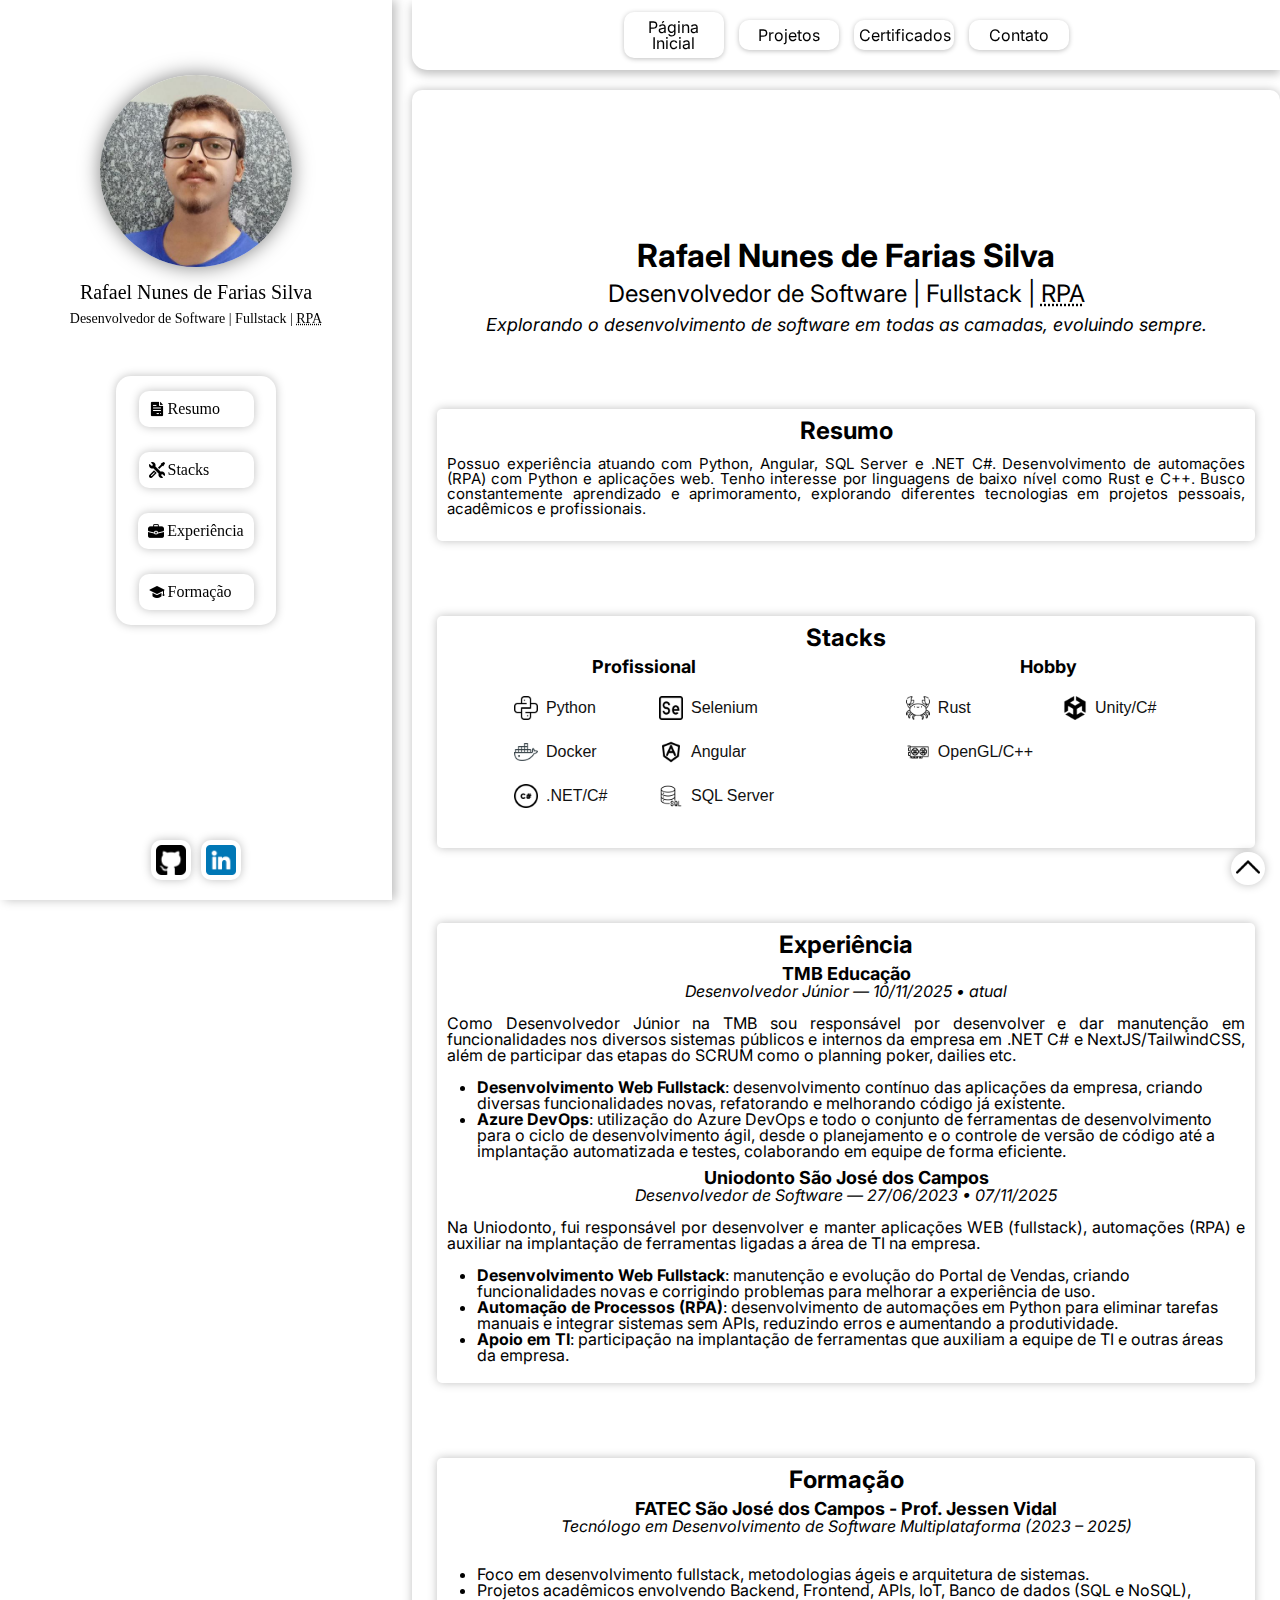
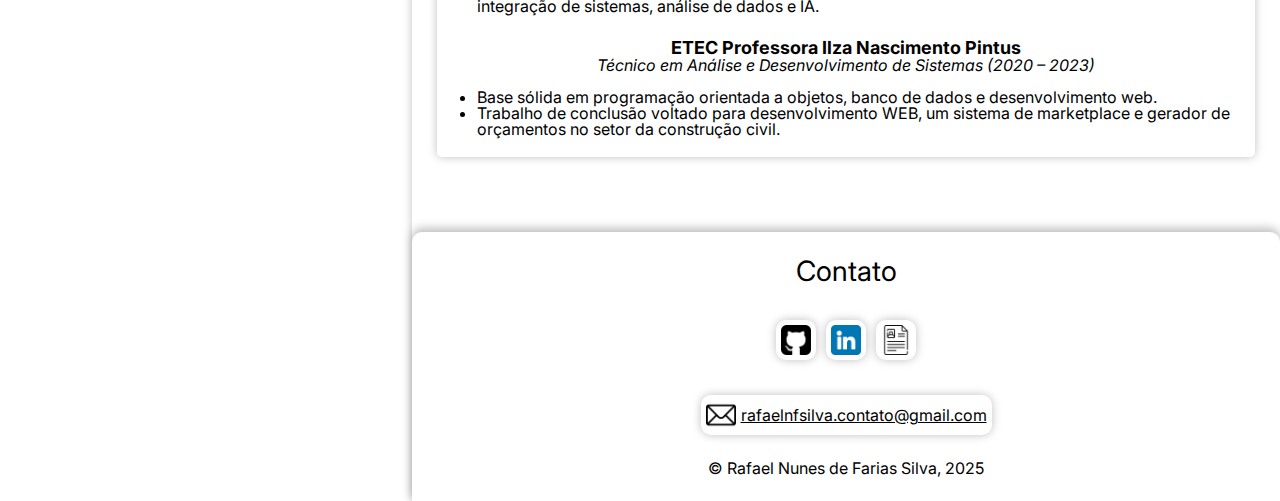
<file: docs/index.html>
<!DOCTYPE html>
<html lang="pt-BR">

<head>
    <meta charset="UTF-8">
    <meta name="viewport" content="width=device-width, initial-scale=1.0">

    <link rel="stylesheet" href="static/css/reset.css">
    <link rel="stylesheet" href="static/css/base.css">
    <link rel="stylesheet" href="static/css/sidebar.css">
    <link rel="stylesheet" href="static/css/navbar.css">
    <link rel="stylesheet" href="static/css/footer.css">
    <link rel="stylesheet" href="static/css/index.css">

    <link href="https://fonts.googleapis.com/css2?family=Inter:wght@100;200;300;400;500;600;700&display=swap"
        rel="stylesheet">

    <title>Portfólio - Rafael Nunes</title>
</head>

<body>
    <span id="Inicio"></span>

    <aside class="sidebar">
        <div class="image-box">
            <img src="static/imagens/imagens/perfil.png" alt="Foto de Perfil" class="profile-pic">
            <h2>Rafael Nunes de Farias Silva</h2>
            <p>Desenvolvedor de Software | Fullstack | <abbr title="Robotic Process Automation">RPA</abbr></p>
        </div>

        <nav class="sidebar-nav">
            <a href="#Resumo"><img src="static/imagens/sidebar/resumo-icon.png" /> Resumo</a>
            <a href="#Stacks"><img src="static/imagens/sidebar/stacks-icon.png" /> Stacks</a>
            <a href="#Experiencia"><img src="static/imagens/sidebar/experiencia-icon.png" /> Experiência</a>
            <a href="#Formacao"><img src="static/imagens/sidebar/formacao-icon.png" /> Formação</a>
        </nav>

        <div class="social">
            <a href="https://github.com/Rafael-Nunes-Silva" target="_blank"><img src="static/imagens/github-icon.png"
                    alt="GitHub"></a>
            <a href="https://www.linkedin.com/in/rafael-nunes-silva" target="_blank"><img
                    src="static/imagens/linkedin-icon.png" alt="LinkedIn"></a>
        </div>
    </aside>

    <main class="main">
        <header class="navbar">
            <a href="#">Página Inicial</a>
            <a href="templates/projetos.html">Projetos</a>
            <a href="templates/certificados.html">Certificados</a>
            <a href="#contato">Contato</a>
        </header>

        <section class="conteudo">
            <div class="hero">
                <h1>Rafael Nunes de Farias Silva</h1>
                <h2>Desenvolvedor de Software | Fullstack | <abbr title="Robotic Process Automation">RPA</abbr></h2>
                <h3>Explorando o desenvolvimento de software em todas as camadas, evoluindo sempre.</h3>
            </div>

            <div class="card" id="Resumo">
                <h3 class="card-titulo">Resumo</h3>
                <div class="card-conteudo">
                    <div class="card-text">
                        <p class="card-descricao">
                            Possuo experiência atuando com Python, Angular, SQL Server e .NET C#. Desenvolvimento de
                            automações (RPA) com Python e aplicações web. Tenho interesse por linguagens de baixo nível
                            como Rust e C++. Busco constantemente aprendizado e aprimoramento, explorando diferentes
                            tecnologias em projetos pessoais, acadêmicos e profissionais.
                        </p>
                    </div>
                </div>
            </div>

            <div class="card" id="Stacks">
                <h3 class="card-titulo">Stacks</h3>
                <div class="card-conteudo">
                    <div>
                        <h3 class="stack-title">Profissional</h3>
                        <div class="stack-grid">
                            <div class="stack-cell">
                                <img src="static/imagens/index/python-icon.png" alt="Python">
                                Python
                            </div>
                            <div class="stack-cell">
                                <img src="static/imagens/index/selenium-icon.png" alt="Selenium">
                                Selenium
                            </div>
                            <div class="stack-cell">
                                <img src="static/imagens/index/docker-icon.png" alt="Docker">
                                Docker
                            </div>
                            <div class="stack-cell">
                                <img src="static/imagens/index/angular-icon.png" alt="Angular">
                                Angular
                            </div>
                            <div class="stack-cell">
                                <img src="static/imagens/index/cs-icon.png" alt=".NET/C#">
                                .NET/C#
                            </div>
                            <div class="stack-cell">
                                <img src="static/imagens/index/sql-server-icon.png" alt="SQL Server">
                                SQL Server
                            </div>
                        </div>
                    </div>
                    <div>
                        <h3 class="stack-title">Hobby</h3>
                        <div class="stack-grid">
                            <div class="stack-cell">
                                <img src="static/imagens/index/rust-icon.png" alt="Rust">
                                Rust
                            </div>
                            <div class="stack-cell">
                                <img src="static/imagens/index/unity-icon.png" alt="Unity">
                                Unity/C#
                            </div>
                            <div class="stack-cell">
                                <img src="static/imagens/index/ogl-icon.png" alt="OpenGL">
                                OpenGL/C++
                            </div>
                        </div>
                    </div>
                </div>
            </div>

            <div class="card" id="Experiencia">
                <h3 class="card-titulo">Experiência</h3>
                <div class="card-conteudo">
                    <div>
                        <h3 class="experiencia-empresa">TMB Educação</h3>
                        <h4 class="experiencia-cargo-periodo">Desenvolvedor Júnior — 10/11/2025 • atual</h4>
                        <br>
                        <p class="experiencia-descricao">
                            Como Desenvolvedor Júnior na TMB sou responsável por desenvolver e dar manutenção em
                            funcionalidades nos diversos sistemas públicos e internos da empresa em .NET C# e
                            NextJS/TailwindCSS, além de participar das etapas do SCRUM como o planning poker, dailies
                            etc.
                        </p>
                        <br>
                        <ul class="experiencia-lista-bullet-points">
                            <li>
                                <span class="experiencia-bullet-point">Desenvolvimento Web Fullstack</span>:
                                desenvolvimento contínuo das aplicações da empresa, criando diversas funcionalidades
                                novas, refatorando e melhorando código já existente.
                            </li>
                            <li>
                                <span class="experiencia-bullet-point">Azure DevOps</span>: utilização do Azure DevOps e
                                todo o conjunto de ferramentas de desenvolvimento para o ciclo de desenvolvimento ágil,
                                desde o planejamento e o controle de versão de código até a implantação automatizada e
                                testes, colaborando em equipe de forma eficiente.
                            </li>
                        </ul>
                    </div>
                    <div>
                        <h3 class="experiencia-empresa">Uniodonto São José dos Campos</h3>
                        <h4 class="experiencia-cargo-periodo">Desenvolvedor de Software — 27/06/2023 • 07/11/2025</h4>
                        <br>
                        <p class="experiencia-descricao">
                            Na Uniodonto, fui responsável por desenvolver e manter aplicações WEB (fullstack),
                            automações
                            (RPA) e auxiliar na implantação de ferramentas ligadas a área de TI na empresa.
                        </p>
                        <br>
                        <ul class="experiencia-lista-bullet-points">
                            <li>
                                <span class="experiencia-bullet-point">Desenvolvimento Web Fullstack</span>: manutenção
                                e evolução do Portal de Vendas, criando funcionalidades novas e corrigindo problemas
                                para melhorar a experiência de uso.
                            </li>
                            <li>
                                <span class="experiencia-bullet-point">Automação de Processos (RPA)</span>:
                                desenvolvimento de automações em Python para eliminar tarefas manuais e integrar
                                sistemas sem APIs, reduzindo erros e aumentando a produtividade.
                            </li>
                            <li>
                                <span class="experiencia-bullet-point">Apoio em TI</span>: participação na implantação
                                de ferramentas que auxiliam a equipe de TI e outras áreas da empresa.
                            </li>
                        </ul>
                    </div>
                </div>
            </div>

            <div class="card" id="Formacao">
                <h3 class="card-titulo">Formação</h3>
                <div class="card-conteudo">
                    <div class="formacoes">
                        <div>
                            <h3 class="formacao-instituicao">FATEC São José dos Campos - Prof. Jessen Vidal</h3>
                            <p class="formacao-curso-periodo">
                                Tecnólogo em Desenvolvimento de Software Multiplataforma (2023 – 2025)
                            </p>
                            <br>
                            <br>
                            <ul class="formacao-lista-bullet-points">
                                <li>Foco em desenvolvimento fullstack, metodologias ágeis e arquitetura de sistemas.
                                </li>
                                <li>Projetos acadêmicos envolvendo Backend, Frontend, APIs, IoT, Banco de dados (SQL e
                                    NoSQL), integração de sistemas, análise de dados e IA.</li>
                            </ul>
                        </div>
                        <div>
                            <h3 class="formacao-instituicao">ETEC Professora Ilza Nascimento Pintus</h3>
                            <p class="formacao-curso-periodo">
                                Técnico em Análise e Desenvolvimento de Sistemas (2020 – 2023)
                            </p>
                            <br>
                            <ul class="formacao-lista-bullet-points">
                                <li>Base sólida em programação orientada a objetos, banco de dados e desenvolvimento
                                    web.
                                </li>
                                <li>Trabalho de conclusão voltado para desenvolvimento WEB, um sistema de marketplace e
                                    gerador de orçamentos no setor da construção civil.</li>
                            </ul>
                        </div>
                    </div>
                </div>
            </div>

            <footer>
                <div class="footer-contato">
                    <h3>Contato</h3>
                    <div class="social" id="contato">
                        <a href="https://github.com/Rafael-Nunes-Silva" target="_blank"><img
                                src="static/imagens/github-icon.png" alt="GitHub"></a>
                        <a href="https://www.linkedin.com/in/rafael-nunes-silva" target="_blank"><img
                                src="static/imagens/linkedin-icon.png" alt="LinkedIn"></a>
                        <a href="https://drive.google.com/file/d/1lUzOLpQkRHsi8ddOcwN9DE1KWWo4ZnGX/view?usp=sharing"
                            target="_blank"><img src="static/imagens/curriculum-icon.png" alt="Currículo"></a>
                    </div>
                    <div>
                        <a class="email-link" href="mailto:rafaelnfsilva.contato@gmail.com" target="_blank"><img
                                src="static/imagens/mail-icon.png" alt="Currículo">
                            <p>rafaelnfsilva.contato@gmail.com</p>
                        </a>
                    </div>
                </div>
                <p>© Rafael Nunes de Farias Silva, 2025</p>
            </footer>
        </section>
    </main>

    <a href="#Inicio" class="subir-pagina-btn"><img src="static/imagens/up.png"></a>
</body>

</html>
</file>
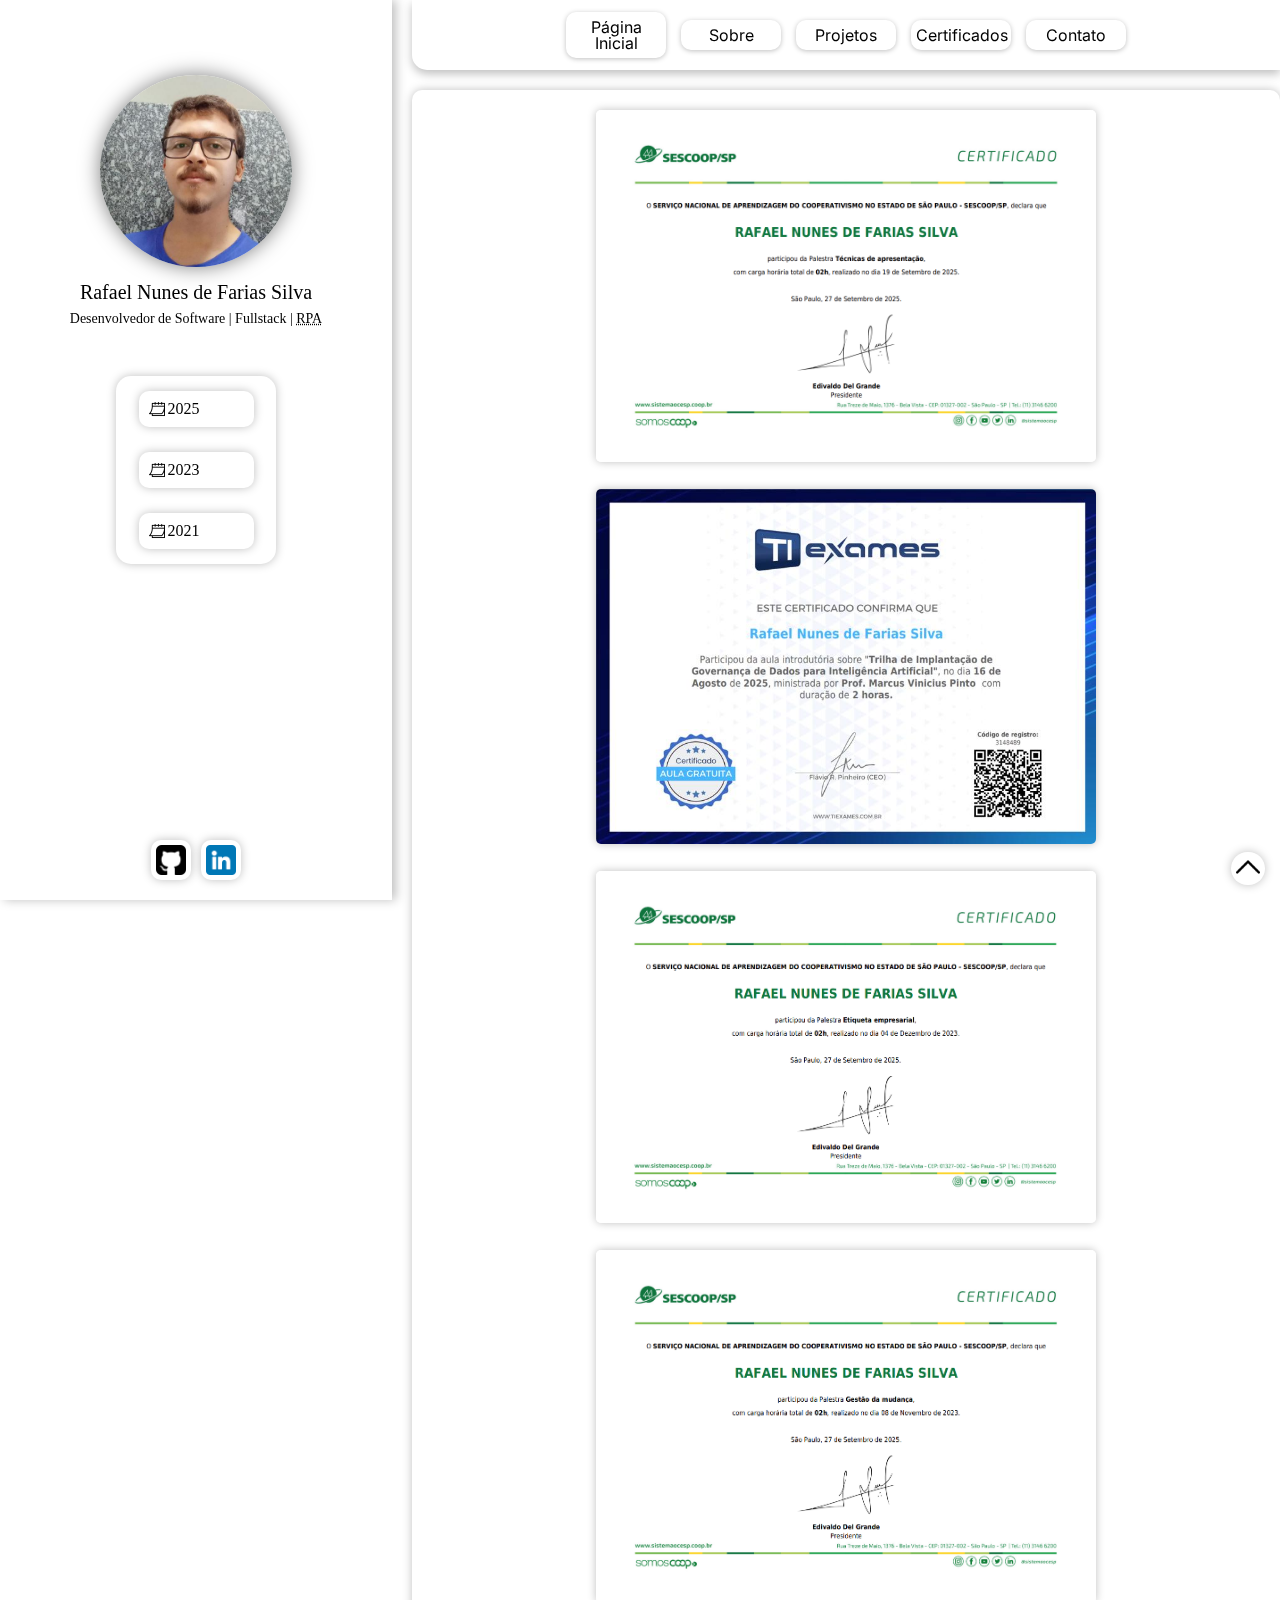
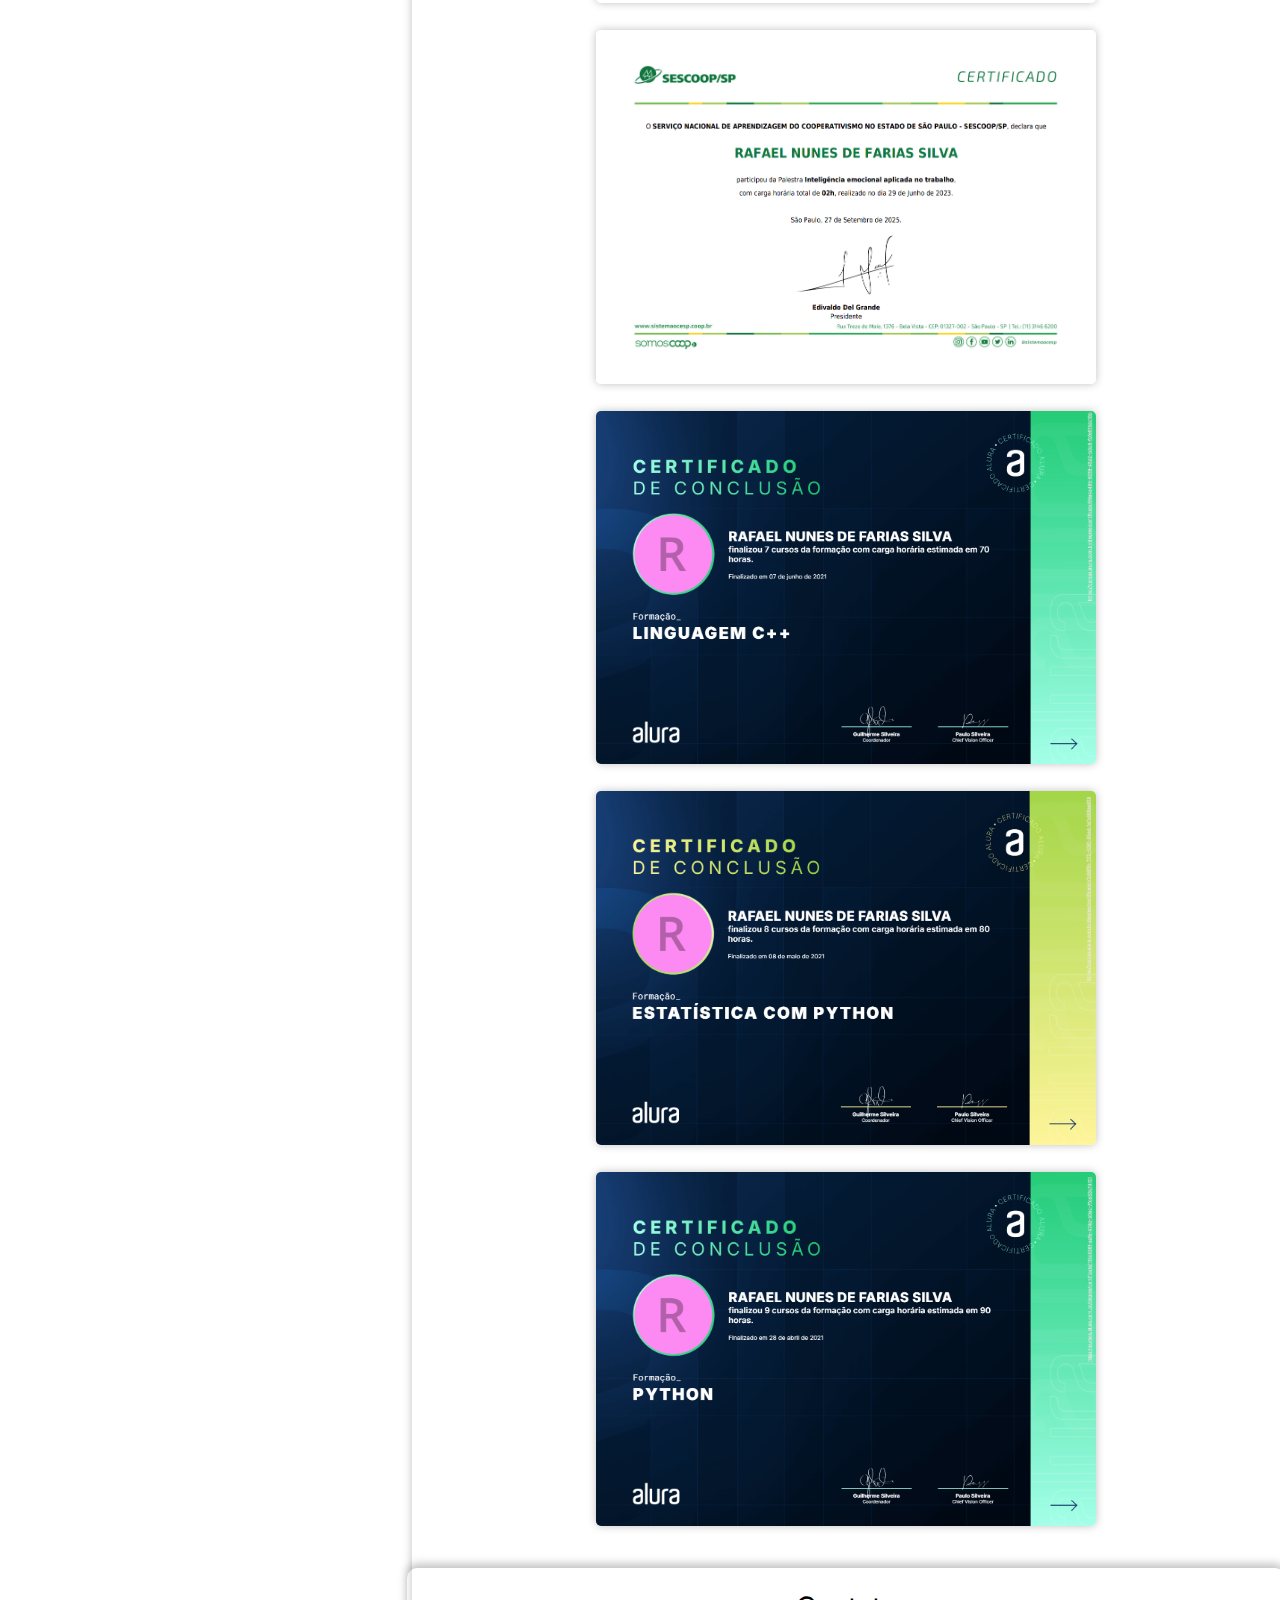
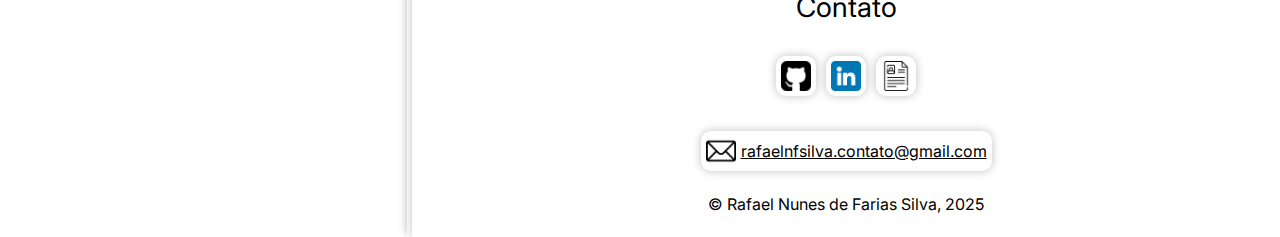
<file: docs/templates/certificados.html>
<!DOCTYPE html>
<html lang="pt-BR">

<head>
    <meta charset="UTF-8">
    <meta name="viewport" content="width=device-width, initial-scale=1.0">

    <link rel="stylesheet" href="../static/css/reset.css">
    <link rel="stylesheet" href="../static/css/base.css">
    <link rel="stylesheet" href="../static/css/sidebar.css">
    <link rel="stylesheet" href="../static/css/navbar.css">
    <link rel="stylesheet" href="../static/css/footer.css">
    <link rel="stylesheet" href="../static/css/certificados.css">

    <link href="https://fonts.googleapis.com/css2?family=Inter:wght@100;200;300;400;500;600;700&display=swap"
        rel="stylesheet">

    <title>Portfólio - Rafael Nunes</title>
</head>

<body>
    <span id="Inicio"></span>

    <aside class="sidebar">
        <div class="image-box">
            <img src="../static/imagens/imagens/perfil.png" alt="Foto de Perfil" class="profile-pic">
            <h2>Rafael Nunes de Farias Silva</h2>
            <p>Desenvolvedor de Software | Fullstack | <abbr title="Robotic Process Automation">RPA</abbr></p>
        </div>

        <nav class="sidebar-nav">
            <a href="#2025"><img src="../static/imagens/sidebar/calendar.png" /> 2025</a>
            <a href="#2023"><img src="../static/imagens/sidebar/calendar.png" /> 2023</a>
            <a href="#2021"><img src="../static/imagens/sidebar/calendar.png" /> 2021</a>
        </nav>

        <div class="social">
            <a href="https://github.com/Rafael-Nunes-Silva" target="_blank"><img src="../static/imagens/github-icon.png"
                    alt="GitHub"></a>
            <a href="https://www.linkedin.com/in/rafael-nunes-silva" target="_blank"><img
                    src="../static/imagens/linkedin-icon.png" alt="LinkedIn"></a>
        </div>
    </aside>

    <main class="main">
        <header class="navbar">
            <a href="../index.html">Página Inicial</a>
            <a href="sobre.html">Sobre</a>
            <a href="projetos.html">Projetos</a>
            <a href="#">Certificados</a>
            <a href="#contato">Contato</a>
        </header>

        <section class="conteudo">
            <div class="certificados">
                <a id="2025"
                    href="https://www.sistemaocesp.coop.br/?a=certificado&ce_id=353&coa_id=59362&m=12202322064330100703168813042357"
                    target="_blank">
                    <img class="card-img" src="../static/imagens/certificados/cert-sescoop-ta.png"
                        alt="sescoop Técnicas de apresentação">
                </a>

                <a id="2025"
                    href="https://eadtiexames.com.br/novoensino/certificado_evento_pdf.php?COD_INSCRICAO=enpjYmMvakN2ZGh0Yk5ieUJVR2ZJdz09"
                    target="_blank">
                    <img class="card-img" src="../static/imagens/certificados/cert-tiexames-tigdia.png"
                        alt="tiexames Trilha de Governança de Dados para Inteligência Artificial">
                </a>

                <a id="2023"
                    href="https://www.sistemaocesp.coop.br/?a=certificado&ce_id=329&coa_id=31057&m=12202322064330100703168813042357"
                    target="_blank">
                    <img class="card-img" src="../static/imagens/certificados/cert-sescoop-ee.png"
                        alt="sescoop Etiqueta empresarial">
                </a>

                <a id="2023"
                    href="https://www.sistemaocesp.coop.br/?a=certificado&ce_id=331&coa_id=31056&m=12202322064330100703168813042357"
                    target="_blank">
                    <img class="card-img" src="../static/imagens/certificados/cert-sescoop-gm.png"
                        alt="sescoop Gestão da mudança">
                </a>

                <a id="2023"
                    href="https://www.sistemaocesp.coop.br/?a=certificado&ce_id=332&coa_id=25569&m=12202322064330100703168813042357"
                    target="_blank">
                    <img class="card-img" src="../static/imagens/certificados/cert-sescoop-ieat.png"
                        alt="sescoop Inteligência emocional aplicada no trabalho">
                </a>

                <a id="2021" href="https://cursos.alura.com.br/degree/certificate/99a4a495-9319-45d2-b3c8-fbfe615dc16b"
                    target="_blank">
                    <img class="card-img" src="../static/imagens/certificados/cert-alura-cpp.png" alt="alura C++">
                </a>

                <a id="2021" href="https://cursos.alura.com.br/degree/certificate/c1b96ff4-11f2-4081-85ed-1efb666ae919"
                    target="_blank">
                    <img class="card-img" id="omni"
                        src="../static/imagens/certificados/cert-alura-python-estatistica.png"
                        alt="alura Estatística com Python">
                </a>

                <a id="2021" href="https://cursos.alura.com.br/degree/certificate/113c836f-aafe-474d-b0ac-7fce33c74151"
                    target="_blank">
                    <img class="card-img" src="../static/imagens/certificados/cert-alura-python.png" alt="alura Python">
                </a>
            </div>

            <footer>
                <div class="footer-contato">
                    <h3>Contato</h3>
                    <div class="social" id="contato">
                        <a href="https://github.com/Rafael-Nunes-Silva" target="_blank"><img
                                src="../static/imagens/github-icon.png" alt="GitHub"></a>
                        <a href="https://www.linkedin.com/in/rafael-nunes-silva" target="_blank"><img
                                src="../static/imagens/linkedin-icon.png" alt="LinkedIn"></a>
                        <a href="https://drive.google.com/file/d/1lUzOLpQkRHsi8ddOcwN9DE1KWWo4ZnGX/view?usp=sharing"
                            target="_blank"><img src="../static/imagens/curriculum-icon.png" alt="Currículo"></a>
                    </div>
                    <div>
                        <a class="email-link" href="mailto:rafaelnfsilva.contato@gmail.com" target="_blank"><img
                                src="../static/imagens/mail-icon.png" alt="Currículo">
                            <p>rafaelnfsilva.contato@gmail.com</p>
                        </a>
                    </div>
                </div>
                <p>© Rafael Nunes de Farias Silva, 2025</p>
            </footer>
        </section>
    </main>

    <a href="#Inicio" class="subir-pagina-btn"><img src="../static/imagens/up.png"></a>
</body>

</html>
</file>
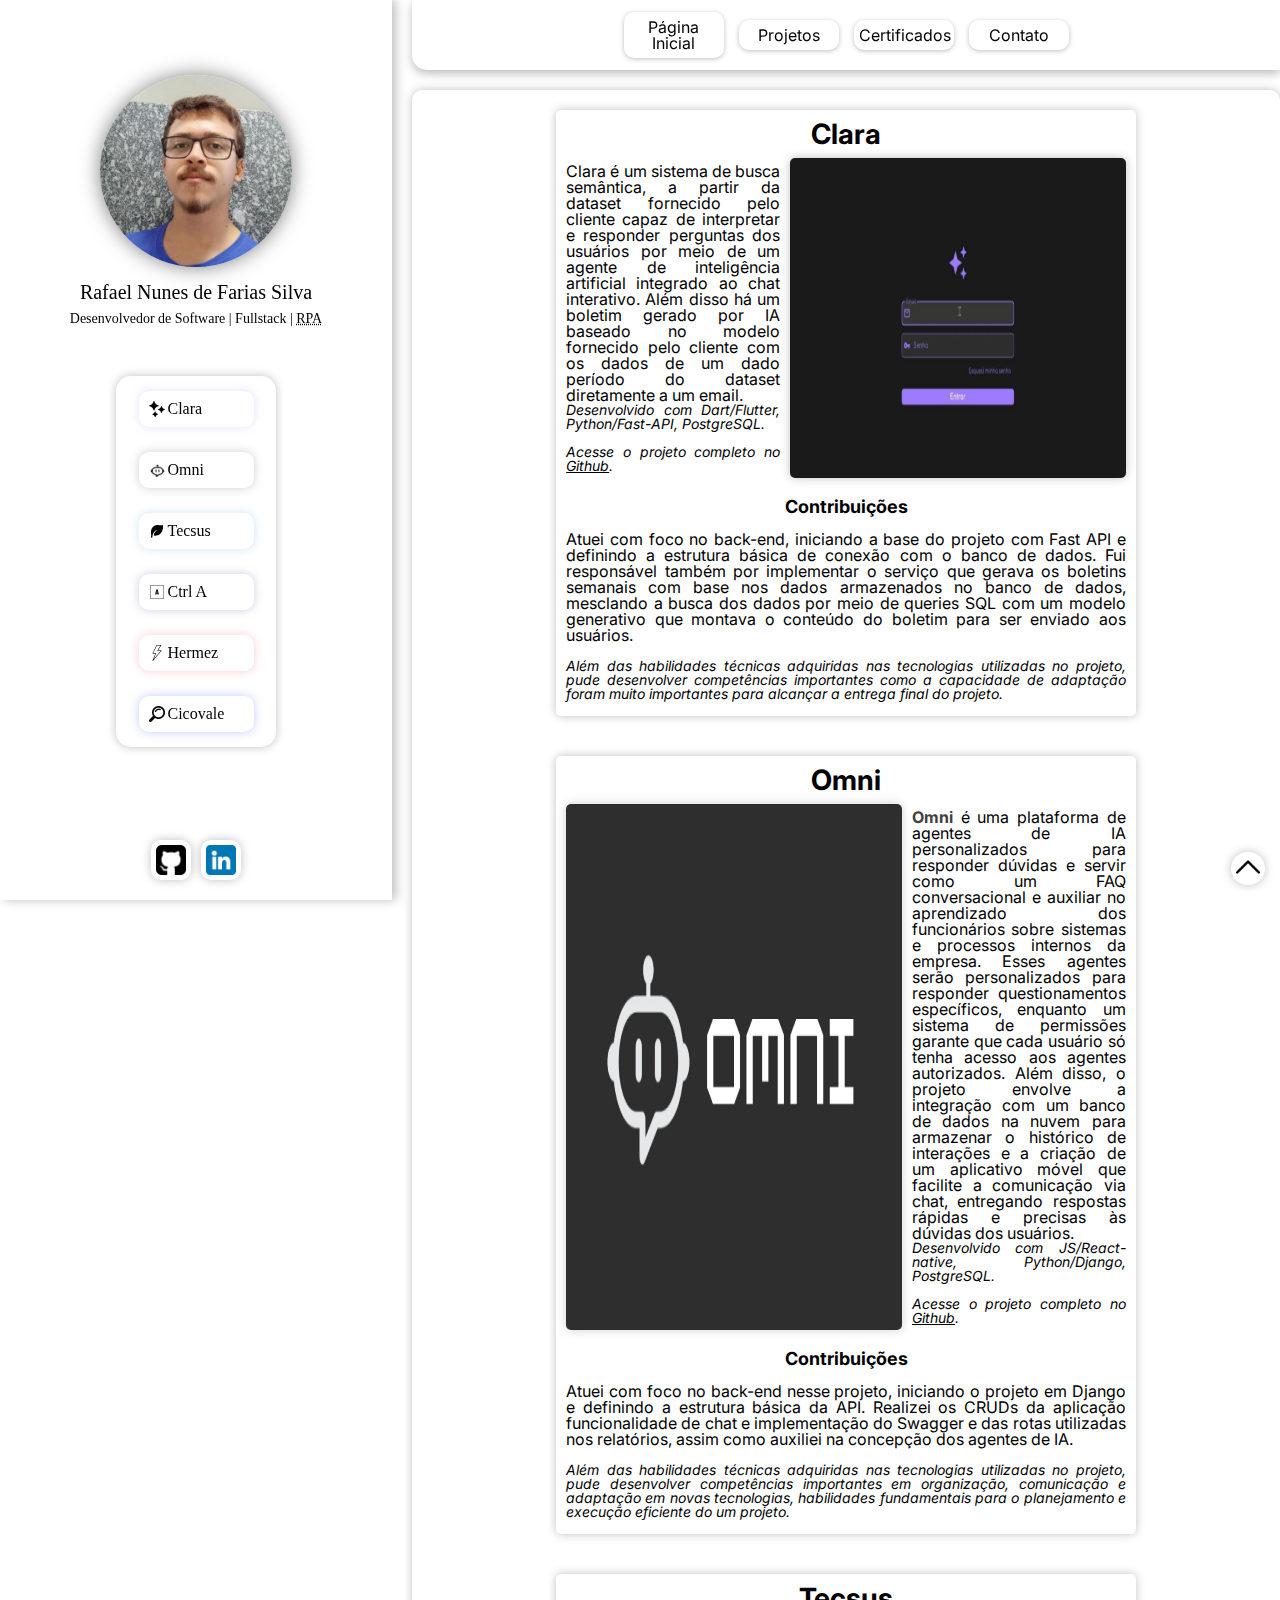
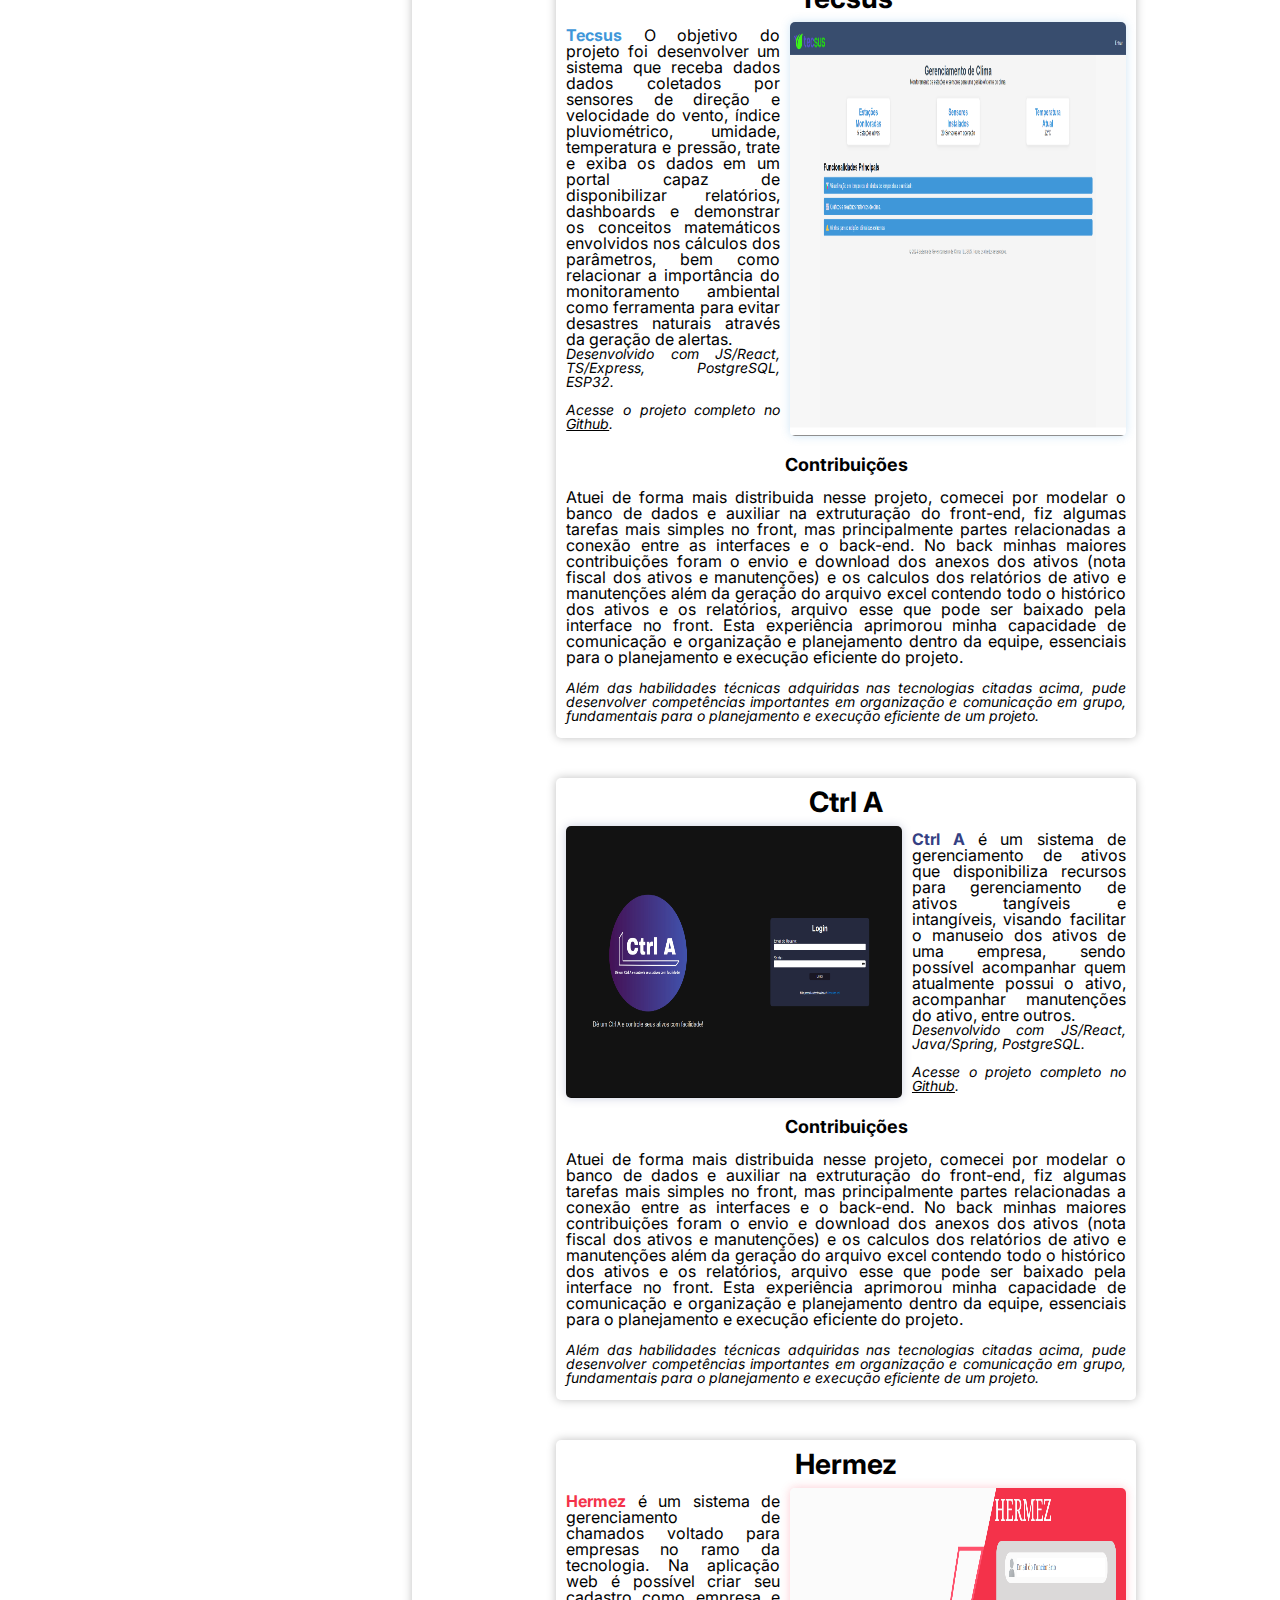
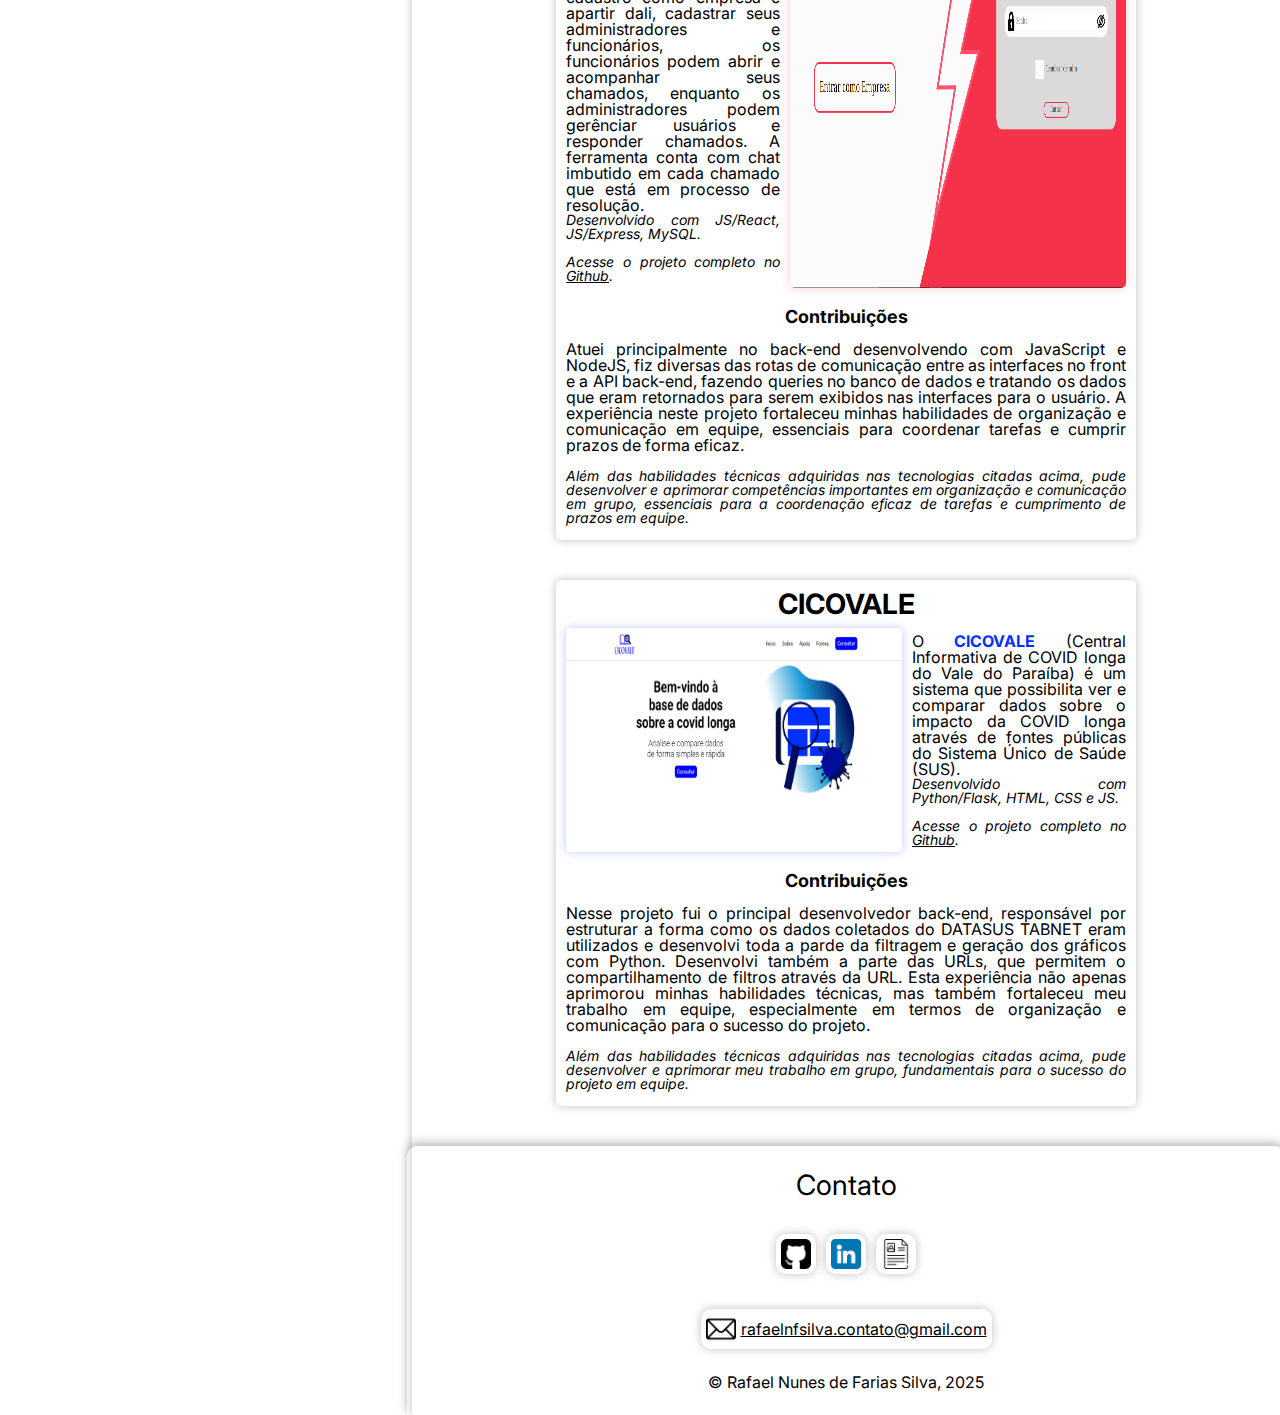
<file: docs/templates/projetos.html>
<!DOCTYPE html>
<html lang="pt-BR">

<head>
    <meta charset="UTF-8">
    <meta name="viewport" content="width=device-width, initial-scale=1.0">

    <link rel="stylesheet" href="../static/css/reset.css">
    <link rel="stylesheet" href="../static/css/base.css">
    <link rel="stylesheet" href="../static/css/sidebar.css">
    <link rel="stylesheet" href="../static/css/navbar.css">
    <link rel="stylesheet" href="../static/css/footer.css">
    <link rel="stylesheet" href="../static/css/projetos.css">

    <link href="https://fonts.googleapis.com/css2?family=Inter:wght@100;200;300;400;500;600;700&display=swap"
        rel="stylesheet">

    <title>Portfólio - Rafael Nunes</title>
</head>

<body>
    <span id="Inicio"></span>

    <aside class="sidebar">
        <div class="image-box">
            <img src="../static/imagens/imagens/perfil.png" alt="Foto de Perfil" class="profile-pic">
            <h2>Rafael Nunes de Farias Silva</h2>
            <p>Desenvolvedor de Software | Fullstack | <abbr title="Robotic Process Automation">RPA</abbr></p>
        </div>

        <nav class="sidebar-nav">
            <a href="#Clara" id="clara"><img src="../static/imagens/sidebar/clara-icon.png" /> Clara</a>
            <a href="#Omni" id="omni"><img src="../static/imagens/sidebar/omni-icon.png" /> Omni</a>
            <a href="#Tecsus" id="tecsus"><img src="../static/imagens/sidebar/tecsus-icon.png" /> Tecsus</a>
            <a href="#CtrlA" id="ctrla"><img src="../static/imagens/sidebar/ctrla-icon.png" /> Ctrl A</a>
            <a href="#Hermez" id="hermez"><img src="../static/imagens/sidebar/hermez-icon.png" /> Hermez</a>
            <a href="#Cicovale" id="cicovale"><img src="../static/imagens/sidebar/cicovale-icon.png" /> Cicovale</a>
        </nav>

        <div class="social">
            <a href="https://github.com/Rafael-Nunes-Silva" target="_blank"><img src="../static/imagens/github-icon.png"
                    alt="GitHub"></a>
            <a href="https://www.linkedin.com/in/rafael-nunes-silva" target="_blank"><img
                    src="../static/imagens/linkedin-icon.png" alt="LinkedIn"></a>
        </div>
    </aside>

    <main class="main">
        <header class="navbar">
            <a href="../index.html">Página Inicial</a>
            <a href="#">Projetos</a>
            <a href="certificados.html">Certificados</a>
            <a href="#contato">Contato</a>
        </header>

        <section class="conteudo">
            <div class="card" id="Clara">
                <h3 class="card-titulo">Clara</h3>
                <div class="card-conteudo">
                    <img class="card-img desktop-invisible" id="clara" src="../static/imagens/projetos/clara.png"
                        alt="Clara">
                    <div class="card-text">
                        <p class="card-descricao">
                            <span id="clara">Clara</span> é um sistema de busca semântica, a partir da dataset fornecido
                            pelo cliente capaz de interpretar e responder perguntas dos usuários por meio de um agente
                            de inteligência artificial integrado ao chat interativo. Além disso há um boletim gerado por
                            IA baseado no modelo fornecido pelo cliente com os dados de um dado período do dataset
                            diretamente a um email.
                        </p>
                        <div class="card-extra">
                            <p>Desenvolvido com Dart/Flutter, Python/Fast-API, PostgreSQL.</p>
                            <br>
                            <p>Acesse o projeto completo no <a href="https://github.com/equipe-javali/API_6"
                                    target="_blank">Github</a>.</p>
                        </div>
                    </div>
                    <img class="card-img mobile-invisible" id="clara" src="../static/imagens/projetos/clara.png"
                        alt="Clara">
                </div>
                <h3 class="card-subtitulo">Contribuições</h3>
                <div class="card-text">
                    <p class="card-descricao">
                        Atuei com foco no back-end, iniciando a base do projeto com Fast API e definindo a estrutura
                        básica de conexão com o banco de dados. Fui responsável também por implementar o serviço que
                        gerava os boletins semanais com base nos dados armazenados no banco de dados, mesclando a busca
                        dos dados por meio de queries SQL com um modelo generativo que montava o conteúdo do boletim
                        para ser enviado aos usuários.
                    </p>
                    <br>
                    <div class="card-extra">
                        <p>
                            Além das habilidades técnicas adquiridas nas tecnologias utilizadas no projeto, pude
                            desenvolver competências importantes como a capacidade de adaptação foram muito importantes
                            para alcançar a entrega final do projeto.
                        </p>
                    </div>
                </div>
            </div>


            <div class="card" id="Omni">
                <h3 class="card-titulo">Omni</h3>
                <div class="card-conteudo">
                    <img class="card-img" id="omni" src="../static/imagens/projetos/omni.png" alt="Omni">
                    <div class="card-text">
                        <p class="card-descricao">
                            <span id="omni">Omni</span> é uma plataforma de agentes de IA personalizados para responder
                            dúvidas e servir como um FAQ conversacional e auxiliar no aprendizado dos funcionários sobre
                            sistemas e processos internos da empresa. Esses agentes serão personalizados para responder
                            questionamentos específicos, enquanto um sistema de permissões garante que cada usuário só
                            tenha acesso aos agentes autorizados. Além disso, o projeto envolve a integração com um
                            banco de dados na nuvem para armazenar o histórico de interações e a criação de um
                            aplicativo móvel que facilite a comunicação via chat, entregando respostas rápidas e
                            precisas às dúvidas dos usuários.
                        </p>
                        <div class="card-extra">
                            <p>Desenvolvido com JS/React-native, Python/Django, PostgreSQL.</p>
                            <br>
                            <p>Acesse o projeto completo no <a href="https://github.com/equipe-javali/API_5"
                                    target="_blank">Github</a>.</p>
                        </div>
                    </div>
                </div>
                <h3 class="card-subtitulo">Contribuições</h3>
                <div class="card-text">
                    <p class="card-descricao">
                        Atuei com foco no back-end nesse projeto, iniciando o projeto em Django e definindo a estrutura
                        básica da API. Realizei os CRUDs da aplicação funcionalidade de chat e implementação do Swagger
                        e das rotas utilizadas nos relatórios, assim como auxiliei na concepção dos agentes de IA.
                    </p>
                    <br>
                    <div class="card-extra">
                        <p>
                            Além das habilidades técnicas adquiridas nas tecnologias utilizadas no projeto, pude
                            desenvolver competências importantes em organização, comunicação e adaptação em novas
                            tecnologias, habilidades fundamentais para o planejamento e execução eficiente do um
                            projeto.
                        </p>
                    </div>
                </div>
            </div>

            <div class="card" id="Tecsus">
                <h3 class="card-titulo">Tecsus</h3>
                <div class="card-conteudo">
                    <img class="card-img desktop-invisible" id="tecsus" src="../static/imagens/projetos/tecsus.png"
                        alt="Tecsus">
                    <div class="card-text">
                        <p class="card-descricao">
                            <span id="tecsus">Tecsus</span>
                            O objetivo do projeto foi desenvolver um sistema que receba dados dados coletados por
                            sensores de direção e velocidade do vento, índice pluviométrico, umidade, temperatura e
                            pressão, trate e exiba os dados em um portal capaz de disponibilizar relatórios, dashboards
                            e demonstrar os conceitos matemáticos envolvidos nos cálculos dos parâmetros, bem como
                            relacionar a importância do monitoramento ambiental como ferramenta para evitar desastres
                            naturais através da geração de alertas.
                        </p>
                        <div class="card-extra">
                            <p>Desenvolvido com JS/React, TS/Express, PostgreSQL, ESP32.</p>
                            <br>
                            <p>Acesse o projeto completo no <a href="https://github.com/equipe-javali/API_4"
                                    target="_blank">Github</a>.</p>
                        </div>
                    </div>
                    <img class="card-img mobile-invisible" id="tecsus" src="../static/imagens/projetos/tecsus.png"
                        alt="Tecsus">
                </div>
                <h3 class="card-subtitulo">Contribuições</h3>
                <div class="card-text">
                    <p class="card-descricao">
                        Atuei de forma mais distribuida nesse projeto, comecei por modelar o banco de dados e auxiliar
                        na extruturação do front-end, fiz algumas tarefas mais simples no front, mas principalmente
                        partes relacionadas a conexão entre as interfaces e o back-end. No back minhas maiores
                        contribuições foram o envio e download dos anexos dos ativos (nota fiscal dos ativos e
                        manutenções) e os calculos dos relatórios de ativo e manutenções além da geração do arquivo
                        excel contendo todo o histórico dos ativos e os relatórios, arquivo esse que pode ser baixado
                        pela interface no front. Esta experiência aprimorou minha capacidade de comunicação e
                        organização e planejamento dentro da equipe, essenciais para o planejamento e execução eficiente
                        do projeto.
                    </p>
                    <br>
                    <div class="card-extra">
                        <p>
                            Além das habilidades técnicas adquiridas nas tecnologias citadas acima, pude desenvolver
                            competências importantes em organização e comunicação em grupo, fundamentais para o
                            planejamento e execução eficiente de um projeto.
                        </p>
                    </div>
                </div>
            </div>

            <div class="card" id="CtrlA">
                <h3 class="card-titulo">Ctrl A</h3>
                <div class="card-conteudo">
                    <img class="card-img" id="ctrla" src="../static/imagens/projetos/ctrla.png" alt="CtrlA">
                    <div class="card-text">
                        <p class="card-descricao">
                            <span id="ctrla">Ctrl A</span> é um sistema de gerenciamento de ativos que disponibiliza
                            recursos para gerenciamento
                            de ativos tangíveis e intangíveis, visando facilitar o manuseio dos ativos de uma empresa,
                            sendo possível acompanhar quem atualmente possui o ativo, acompanhar manutenções do ativo,
                            entre outros.
                        </p>
                        <div class="card-extra">
                            <p>Desenvolvido com JS/React, Java/Spring, PostgreSQL.</p>
                            <br>
                            <p>Acesse o projeto completo no <a href="https://github.com/equipe-javali/API_3"
                                    target="_blank">Github</a>.</p>
                        </div>
                    </div>
                </div>
                <h3 class="card-subtitulo">Contribuições</h3>
                <div class="card-text">
                    <p class="card-descricao">
                        Atuei de forma mais distribuida nesse projeto, comecei por modelar o banco de dados e auxiliar
                        na extruturação do front-end, fiz algumas tarefas mais simples no front, mas principalmente
                        partes relacionadas a conexão entre as interfaces e o back-end. No back minhas maiores
                        contribuições foram o envio e download dos anexos dos ativos (nota fiscal dos ativos e
                        manutenções) e os calculos dos relatórios de ativo e manutenções além da geração do arquivo
                        excel contendo todo o histórico dos ativos e os relatórios, arquivo esse que pode ser baixado
                        pela interface no front. Esta experiência aprimorou minha capacidade de comunicação e
                        organização e planejamento dentro da equipe, essenciais para o planejamento e execução eficiente
                        do projeto.
                    </p>
                    <br>
                    <div class="card-extra">
                        <p>
                            Além das habilidades técnicas adquiridas nas tecnologias citadas acima, pude desenvolver
                            competências importantes em organização e comunicação em grupo, fundamentais para o
                            planejamento e execução eficiente de um projeto.
                        </p>
                    </div>
                </div>
            </div>

            <div class="card" id="Hermez">
                <h3 class="card-titulo">Hermez</h3>
                <div class="card-conteudo">
                    <img class="card-img desktop-invisible" id="hermez" src="../static/imagens/projetos/hermez.png"
                        alt="Hermez">
                    <div class="card-text">
                        <p class="card-descricao">
                            <span id="hermez">Hermez</span> é um sistema de gerenciamento de chamados voltado para
                            empresas no ramo da
                            tecnologia. Na aplicação web é possível criar seu cadastro como empresa e apartir dali,
                            cadastrar seus administradores e funcionários, os funcionários podem abrir e acompanhar seus
                            chamados, enquanto os administradores podem gerênciar usuários e responder chamados. A
                            ferramenta conta com chat imbutido em cada chamado que está em processo de resolução.
                        </p>
                        <div class="card-extra">
                            <p>Desenvolvido com JS/React, JS/Express, MySQL.</p>
                            <br>
                            <p>Acesse o projeto completo no <a href="https://github.com/equipedevo/API_2"
                                    target="_blank">Github</a>.</p>
                        </div>
                    </div>
                    <img class="card-img mobile-invisible" id="hermez" src="../static/imagens/projetos/hermez.png"
                        alt="Hermez">
                </div>
                <h3 class="card-subtitulo">Contribuições</h3>
                <div class="card-text">
                    <p class="card-descricao">
                        Atuei principalmente no back-end desenvolvendo com JavaScript e NodeJS, fiz diversas das rotas
                        de comunicação entre as interfaces no front e a API back-end, fazendo queries no banco de dados
                        e tratando os dados que eram retornados para serem exibidos nas interfaces para o usuário. A
                        experiência neste projeto fortaleceu minhas habilidades de organização e comunicação em equipe,
                        essenciais para coordenar tarefas e cumprir prazos de forma eficaz.
                    </p>
                    <br>
                    <div class="card-extra">
                        <p>
                            Além das habilidades técnicas adquiridas nas tecnologias citadas acima, pude desenvolver e
                            aprimorar competências importantes em organização e comunicação em grupo, essenciais para a
                            coordenação eficaz de tarefas e cumprimento de prazos em equipe.
                        </p>
                    </div>
                </div>
            </div>

            <div class="card" id="Cicovale">
                <h3 class="card-titulo">CICOVALE</h3>
                <div class="card-conteudo">
                    <img class="card-img" id="cicovale" src="../static/imagens/projetos/cicovale.png" alt="Cicovale">
                    <div class="card-text">
                        <p class="card-descricao">
                            O <span id="cicovale">CICOVALE</span> (Central Informativa de COVID longa do Vale do
                            Paraíba) é um sistema que possibilita ver e comparar dados sobre o impacto da COVID longa
                            através de fontes públicas do Sistema Único de Saúde (SUS).
                        </p>
                        <div class="card-extra">
                            <p>Desenvolvido com Python/Flask, HTML, CSS e JS.</p>
                            <br>
                            <p>Acesse o projeto completo no <a href="https://github.com/equipedevo/API_1"
                                    target="_blank">Github</a>.</p>
                        </div>
                    </div>
                </div>
                <h3 class="card-subtitulo">Contribuições</h3>
                <div class="card-text">
                    <p class="card-descricao">
                        Nesse projeto fui o principal desenvolvedor back-end, responsável por estruturar a forma como os
                        dados coletados do DATASUS TABNET eram utilizados e desenvolvi toda a parde da filtragem e
                        geração dos gráficos com Python. Desenvolvi também a parte das URLs, que permitem o
                        compartilhamento de filtros através da URL. Esta experiência não apenas aprimorou minhas
                        habilidades técnicas, mas também fortaleceu meu trabalho em equipe, especialmente em termos de
                        organização e comunicação para o sucesso do projeto.
                    </p>
                    <br>
                    <div class="card-extra">
                        <p>
                            Além das habilidades técnicas adquiridas nas tecnologias citadas acima, pude desenvolver e
                            aprimorar meu trabalho em grupo, fundamentais para o sucesso do projeto em equipe.
                        </p>
                    </div>
                </div>
            </div>

            <footer>
                <div class="footer-contato">
                    <h3>Contato</h3>
                    <div class="social" id="contato">
                        <a href="https://github.com/Rafael-Nunes-Silva" target="_blank"><img
                                src="../static/imagens/github-icon.png" alt="GitHub"></a>
                        <a href="https://www.linkedin.com/in/rafael-nunes-silva" target="_blank"><img
                                src="../static/imagens/linkedin-icon.png" alt="LinkedIn"></a>
                        <a href="https://drive.google.com/file/d/1lUzOLpQkRHsi8ddOcwN9DE1KWWo4ZnGX/view?usp=sharing"
                            target="_blank"><img src="../static/imagens/curriculum-icon.png" alt="Currículo"></a>
                    </div>
                    <div>
                        <a class="email-link" href="mailto:rafaelnfsilva.contato@gmail.com" target="_blank"><img
                                src="../static/imagens/mail-icon.png" alt="Currículo">
                            <p>rafaelnfsilva.contato@gmail.com</p>
                        </a>
                    </div>
                </div>
                <p>© Rafael Nunes de Farias Silva, 2025</p>
            </footer>
        </section>
    </main>

    <a href="#Inicio" class="subir-pagina-btn"><img src="../static/imagens/up.png"></a>
</body>

</html>
</file>
<file: docs/static/css/base.css>
:root {
    --light-shadow-color: rgba(0, 0, 0, 25%);
    --medium-shadow-color: rgba(0, 0, 0, 50%);

    --clara-color: rgb(155, 125, 246);
    --omni-color: rgb(64 64 64);
    --tecsus-color: rgb(63 151 217);
    --ctrla-color: rgb(52 64 131);
    --hermez-color: rgb(244 50 74);
    --cicovale-color: rgb(0 48 255);

    --clara-shadow-color: rgb(155 125 246 / 25%);
    --omni-shadow-color: rgb(64 64 64 / 25%);
    --tecsus-shadow-color: rgb(63 151 217 / 25%);
    --ctrla-shadow-color: rgb(52 64 131 / 25%);
    --hermez-shadow-color: rgb(244 50 74 / 25%);
    --cicovale-shadow-color: rgb(0 48 255 / 25%);

    --sidebar-width: 100%;
    --navbar-height: 60px;
}

@media (min-width: 768px) {
    :root {
        --sidebar-width: 280px;
        --navbar-height: 105px;
    }
}

@media (min-width: 1024px) {
    :root {
        --sidebar-width: 392px;
    }
}

@media (min-width: 1280px) {
    :root {
        --sidebar-width: 392px;
        --navbar-height: 70px;
    }
}

@media (min-width: 1920px) {
    :root {
        --sidebar-width: 420px;
        --navbar-height: 80px;
    }
}



* {
    font-family: 'Inter', sans-serif;
    box-sizing: border-box;
    color: black;
}

html,
body {
    display: flex;
    flex-direction: column;

    scroll-behavior: smooth;

    width: 100%;
    max-width: 1920px;
    min-height: 100%;
    margin: auto;
    padding: 0;
}

main {
    display: flex;
    flex-direction: column;
    gap: 20px;
    width: 100%;
}

.subir-pagina-btn {
    position: fixed;
    right: 15px;
    bottom: 15px;

    padding: 3px 5px;

    background-color: white;

    box-shadow: 0px 0px 5px var(--light-shadow-color);
    border-radius: 100px;
    box-shadow: 0px 0px 10px rgb(0 1 0 / 25%);
}

.subir-pagina-btn>img {
    width: 24px;
    height: 24px;
}

.subir-pagina-btn:active {
    background-color: var(--light-shadow-color);
}

.mobile-invisible {
    display: none;
}

.conteudo {
    display: flex;
    flex-direction: column;
    gap: 25px;

    margin-left: 0;

    padding: 15px 15px 0px 15px;
    box-shadow: 0px 0px 5px var(--light-shadow-color);
}

footer {
    margin: 0px -15px;
}

.card {
    display: flex;
    flex-direction: column;
    align-items: center;
    gap: 8px;

    width: 100%;
    padding: 10px;
    margin: auto;
    box-shadow: 0px 0px 10px var(--light-shadow-color);
    border-radius: 5px;

    scroll-margin-top: 50px;
}

.card-titulo {
    font-size: 20px;
    font-weight: bold;
}

.card-subtitulo {
    font-size: 16px;
    font-weight: bold;
}

#Experiencia>.card-conteudo {
    display: flex;
    flex-direction: column !important;
}

.card-conteudo {
    display: flex;
    flex-direction: column;
    gap: 10px;
    margin-bottom: 10px;
}

.card-img {
    width: 100%;
    border-radius: 5px;
    box-shadow: 0px 0px 8px var(--light-shadow-color);
}

.card-text {
    display: flex;
    flex-direction: column;
    padding: 5px 0;
    text-align: justify;
}

.card-descricao {
    font-size: 14px;
    text-align: justify;
}

.card-extra {
    font-size: 12px;
    font-style: italic;
}



@media (min-width: 768px) {
    .conteudo {
        gap: 40px;
        padding: 20px 20px 0px 20px;

        margin-left: calc(var(--sidebar-width) + 20px);
        margin-top: calc(var(--navbar-height) + 20px);
        border-radius: 15px 0 0 0;
        box-shadow: 0px 0px 10px var(--light-shadow-color);
        border-radius: 10px 10px 0px 0px;
    }

    footer {
        margin: 0px -20px;
    }

    .card {
        scroll-margin-top: 150px;
    }

    .card-titulo {
        font-size: 24px;
    }

    .card-subtitulo {
        font-size: 18px;
    }

    .card-descricao {
        font-size: 15px;
    }

    .card-extra {
        font-size: 13px;
    }
}

@media (min-width: 1024px) {
    body {
        flex-direction: row;
    }
}

@media (min-width: 1280px) {
    .desktop-invisible {
        display: none;
    }

    .mobile-invisible {
        display: inline-block;
    }

    .card-conteudo {
        flex-direction: row;
        justify-content: space-between;
    }

    .card-img {
        width: 60%;
    }

    .card-text {
        justify-content: space-between;
    }
}

@media (min-width: 1440px) {
    .conteudo {
        padding: 25px 25px 0px 25px;
        gap: 50px;
    }

    footer {
        margin: 0px -25px;
    }

    .card {
        width: 70%;

        scroll-margin-top: 125px;
    }

    .card-titulo {
        font-size: 28px;
    }

    .card-subtitulo {
        font-size: 20px;
    }

    .card-descricao {
        font-size: 16px;
    }

    .card-extra {
        font-size: 14px;
    }
}
</file>
<file: docs/static/css/sidebar.css>
.sidebar {
    display: flex;
    flex-direction: column;
    align-items: center;

    background-color: white;

    width: var(--sidebar-width);
    padding: 75px 0px 0px 0px;
    box-shadow: 4px 0 10px var(--light-shadow-color);
}

.image-box {
    display: flex;
    flex-direction: column;
    align-items: center;
}

.profile-pic {
    width: 192px;
    height: 192px;
    border-radius: 50%;
    object-fit: cover;
    margin-bottom: 15px;
    box-shadow: 0px 0px 20px var(--medium-shadow-color);
}

.sidebar h2 {
    font-size: 20px;
    text-align: center;
    margin-bottom: 10px;
}

.sidebar p {
    font-size: 14px;
    text-align: center;
    margin-bottom: 50px;
}

.sidebar-nav {
    display: flex;
    flex-direction: column;
    align-items: center;
    gap: 25px;

    min-width: 160px;
    padding: 15px 0px;

    box-shadow: 0px 0px 10px var(--light-shadow-color);
    border-radius: 15px;
}

.sidebar-nav a {
    display: flex;
    flex-direction: row;
    align-items: center;
    justify-content: flex-start;
    gap: 3px;

    min-width: 115px;
    padding: 10px;
    border: none;
    border-radius: 10px;
    box-shadow: 0px 0px 10px rgb(0 1 0 / 25%);

    text-align: center;
    text-decoration: none;

    cursor: pointer;
    transition-duration: 0.25s;
}

.sidebar-nav a:hover {
    transition-duration: 0.25s;
    padding: 12px;
}

.sidebar-nav a:active{
    background-color: var(--light-shadow-color);
}

.sidebar-nav a img {
    width: 16px;
    height: 16px;
}

.sidebar-nav a:active#clara {
    background-color: var(--clara-shadow-color);
}

.sidebar-nav a:active#omni {
    background-color: var(--omni-shadow-color);
}

.sidebar-nav a:active#tecsus {
    background-color: var(--tecsus-shadow-color);
}

.sidebar-nav a:active#ctrla {
    background-color: var(--ctrla-shadow-color);
}

.sidebar-nav a:active#hermez {
    background-color: var(--hermez-shadow-color);
}

.sidebar-nav a:active#cicovale {
    background-color: var(--cicovale-shadow-color);
}

.sidebar-nav a#clara {
    box-shadow: 0px 0px 10px var(--clara-shadow-color);
}

.sidebar-nav a#omni {
    box-shadow: 0px 0px 10px var(--omni-shadow-color);
}

.sidebar-nav a#tecsus {
    box-shadow: 0px 0px 10px var(--tecsus-shadow-color);
}

.sidebar-nav a#ctrla {
    box-shadow: 0px 0px 10px var(--ctrla-shadow-color);
}

.sidebar-nav a#hermez {
    box-shadow: 0px 0px 10px var(--hermez-shadow-color);
}

.sidebar-nav a#cicovale {
    box-shadow: 0px 0px 10px var(--cicovale-shadow-color);
}

.social {
    display: flex;
    flex-direction: row;
    justify-content: center;
    align-items: center;
    gap: 10px;

    width: 100%;
    margin-top: auto;
    padding: 20px 15px;
}

.social a {
    width: 40px;
    height: 40px;
    display: flex;
    align-items: center;
    justify-content: center;
    border-radius: 10px;
    box-shadow: 0px 0px 10px var(--light-shadow-color);
    transition-duration: 0.25s;
}

.social a:hover {
    transition-duration: 0.25s;
    width: 42px;
    height: 42px;
}

.social img {
    width: 30px;
    height: 30px;
}



@media (min-width: 768px) {
    .sidebar {
        position: fixed;
        left: 0;
        top: 0;
        bottom: 0;
    }
}

/* 
@media (min-width: 1024px) {}

@media (min-width: 1920px) {} */
</file>
<file: docs/static/css/navbar.css>
.navbar {
    display: flex;
    justify-content: center;
    align-items: center;
    gap: 15px;

    position: fixed;
    left: calc(var(--sidebar-width) + 20px);
    right: 0;

    background-color: white;

    height: var(--navbar-height);
    padding: 0px 15px;
    box-shadow: 0 4px 10px var(--light-shadow-color);
    border-radius: 0px 0px 0px 15px;
}

.navbar a {
    padding: 7px 5px;
    border: none;
    border-radius: 10px;
    cursor: pointer;
    box-shadow: 0px 1px 5px var(--light-shadow-color);
    width: 100px;
    text-align: center;
    text-decoration: none;
    color: black;
    transition-duration: 0.25s;
}

.navbar a:hover {
    transition-duration: 0.25s;
    padding: 9px 7px;
}
</file>
<file: docs/static/css/footer.css>
footer {
    display: flex;
    flex-direction: column;
    align-items: center;
    gap: 25px;

    border-radius: 10px 10px 0px 0px;

    margin: 0px -25px;
    padding: 25px 0px;
    box-shadow: 0 -4px 10px var(--light-shadow-color);
}

.footer-contato {
    display: flex;
    flex-direction: column;
    align-items: center;
    gap: 15px;
}

footer h3 {
    font-size: 28px;
}

.email-link {
    display: flex;
    flex-direction: row;
    align-items: center;
    gap: 5px;

    border-radius: 10px;

    padding: 5px 5px;
    box-shadow: 0 0px 10px var(--light-shadow-color);
}

.email-link img {
    width: 30px;
    height: 30px;
}
</file>
<file: docs/static/css/index.css>
.conteudo {
    padding: 50px 50px 0px 50px;
    gap: 50px;
}

footer {
    margin: 0px -50px;
}

.hero {
    display: flex;
    flex-direction: column;
    gap: 10px;

    text-align: center;
}

.hero h1 {
    font-size: 32px;
    font-weight: bold;
}

.hero h2 {
    font-size: 24px;
}

.hero h3 {
    font-size: 18px;
    font-style: italic;
}

.card {
    width: 100%;
}

.card-conteudo {
    flex-direction: column;
    justify-content: space-around;

    width: 100%;
}

.card-conteudo>div {
    display: flex;
    flex-direction: column;
    align-items: center;

    width: 100%;
}

.stack-title {
    font-size: 18px;
    font-weight: bold;
}

.stack-grid {
    display: grid;
    grid-template-columns: repeat(2, 1fr);
    gap: 20px 30px;
    margin: 20px 0;
    padding: 0px 15px;
}

.stack-cell {
    display: flex;
    align-items: center;
    gap: 8px;
    font-family: Arial, sans-serif;
    font-size: 16px;
    font-weight: 500;
    color: #111;
}

.stack-cell img {
    width: 24px;
    height: 24px;
    object-fit: contain;
}

.experiencia-empresa {
    font-size: 18px;
    font-weight: bold;
}

.experiencia-cargo-periodo {
    font-size: 16px;
    font-style: italic;
}

.experiencia-descricao {
    font-size: 16px;
    text-align: justify;
}

.experiencia-lista-bullet-points {
    list-style: disc;
    padding-left: 30px;
}

.experiencia-bullet-point {
    font-weight: bold;
}

.formacoes {
    display: flex;
    flex-direction: column;
    align-items: center;
    gap: 25px;

    width: 100%;
}

.formacoes>div {
    display: flex;
    flex-direction: column;
    align-items: center;

    width: 100%;
}

.formacao-instituicao {
    font-size: 18px;
    font-weight: bold;
}

.formacao-curso-periodo {
    font-size: 16px;
    font-style: italic;
}

.formacao-lista-bullet-points {
    list-style: disc;
    padding-left: 30px;
}



@media (min-width: 768px) {}

@media (min-width: 1024px) {
    .conteudo {
        padding: 150px 25px 0px 25px;
        gap: 75px;
    }

    footer {
        margin: 0px -25px;
    }

    .card-conteudo {
        flex-direction: row;
    }
}

@media (min-width: 1720px) {
    .card {
        width: 60%;
    }

    .stack-grid {
        grid-template-columns: repeat(3, 1fr);
    }
}
</file>
<file: docs/static/css/certificados.css>
.certificados {
    display: flex;
    flex-wrap: wrap;
    flex-direction: row;
    justify-content: center;
    gap: 25px;
}

.certificados a {
    scroll-margin-top: 100px;
}

.card-img {
    width: 500px;
}
</file>
<file: docs/static/css/projetos.css>
.card {
    display: flex;
    flex-direction: column;
    align-items: center;
    gap: 10px;

    width: 70%;
    padding: 10px;
    margin: auto;
    box-shadow: 0px 0px 10px var(--light-shadow-color);
    border-radius: 5px;
}

.card-titulo {
    font-size: 28px;
    font-weight: bold;
}

.card-conteudo {
    display: flex;
    flex-direction: row;
    justify-content: space-between;
    gap: 10px;
}

.card-img {
    width: 60%;
    box-shadow: 0px 0px 10px var(--light-shadow-color);
    border-radius: 5px;
}

.card-text {
    display: flex;
    flex-direction: column;
    justify-content: space-between;
    padding: 5px 0px;
}

.card-descricao {
    font-size: 16px;
    text-align: justify;
}

.card-extra {
    font-size: 14px;
    font-style: italic;
}

img#omni {
    box-shadow: 0px 0px 10px var(--omni-shadow-color);
    font-weight: bold;
}
img#tecsus {
    box-shadow: 0px 0px 10px var(--tecsus-shadow-color);
    font-weight: bold;
}
img#ctrla {
    box-shadow: 0px 0px 10px var(--ctrla-shadow-color);
    font-weight: bold;
}
img#hermez {
    box-shadow: 0px 0px 10px var(--hermez-shadow-color);
    font-weight: bold;
}
img#cicovale {
    box-shadow: 0px 0px 10px var(--cicovale-shadow-color);
    font-weight: bold;
}

span#omni {
    color: var(--omni-color);
    font-weight: bold;
}
span#tecsus {
    color: var(--tecsus-color);
    font-weight: bold;
}
span#ctrla {
    color: var(--ctrla-color);
    font-weight: bold;
}
span#hermez {
    color: var(--hermez-color);
    font-weight: bold;
}
span#cicovale {
    color: var(--cicovale-color);
    font-weight: bold;
}
</file>
